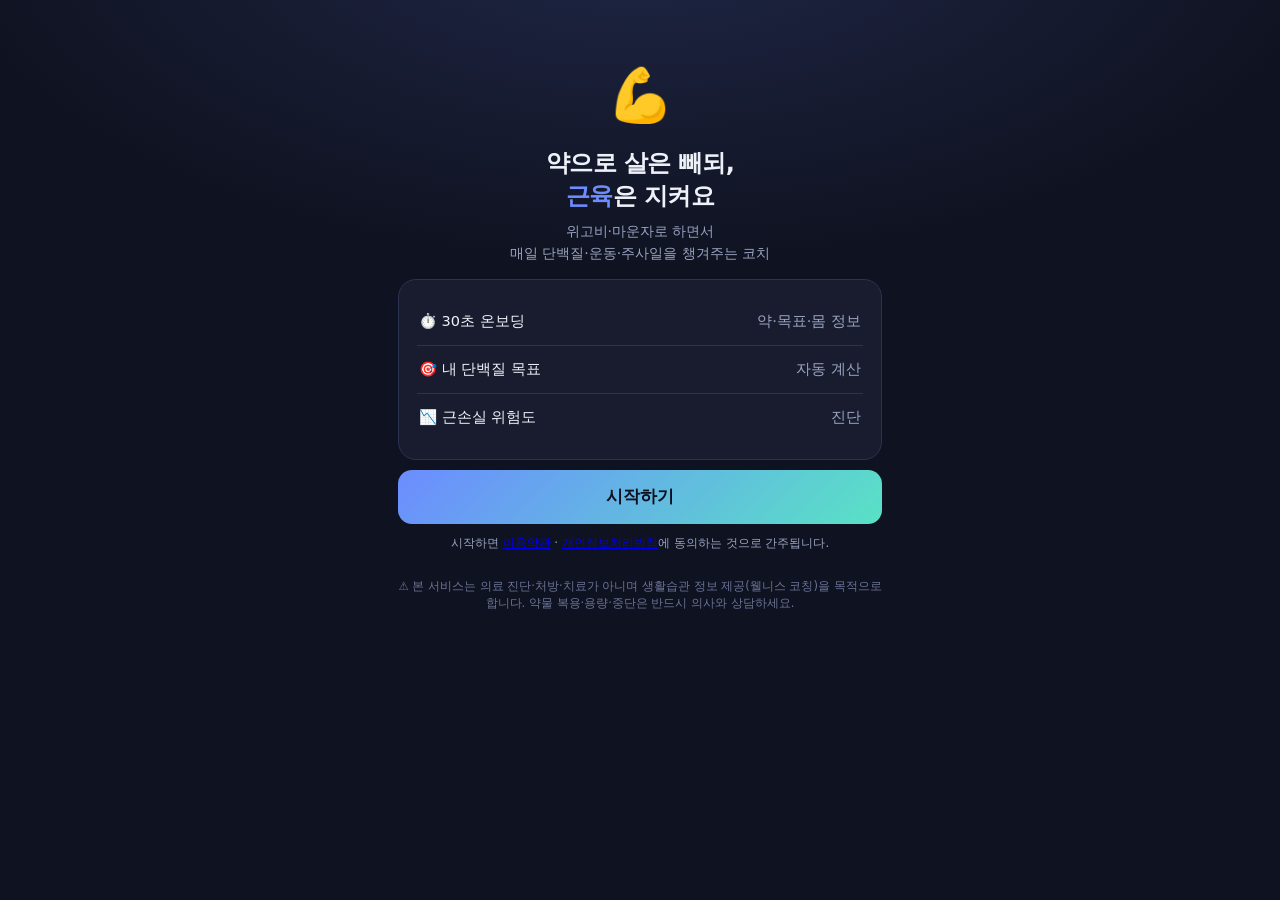
<file: index.html>
<!DOCTYPE html>
<html lang="ko">
<head>
<meta charset="UTF-8" />
<meta name="viewport" content="width=device-width, initial-scale=1.0, viewport-fit=cover, maximum-scale=1" />
<title>머슬킵 · 근육 지키며 감량</title>
<meta name="description" content="GLP-1(위고비·마운자로) 복용 중 근육을 지키며 감량하도록 매일 단백질·운동·주사일을 챙겨주는 코치." />
<meta name="theme-color" content="#0f1220" />
<link rel="manifest" href="manifest.webmanifest" />
<link rel="apple-touch-icon" href="icon.svg" />
<link rel="stylesheet" href="styles.css" />
</head>
<body>
  <div id="app"><!-- JS가 화면을 렌더링 --></div>
  <script src="app.js"></script>
</body>
</html>
</file>
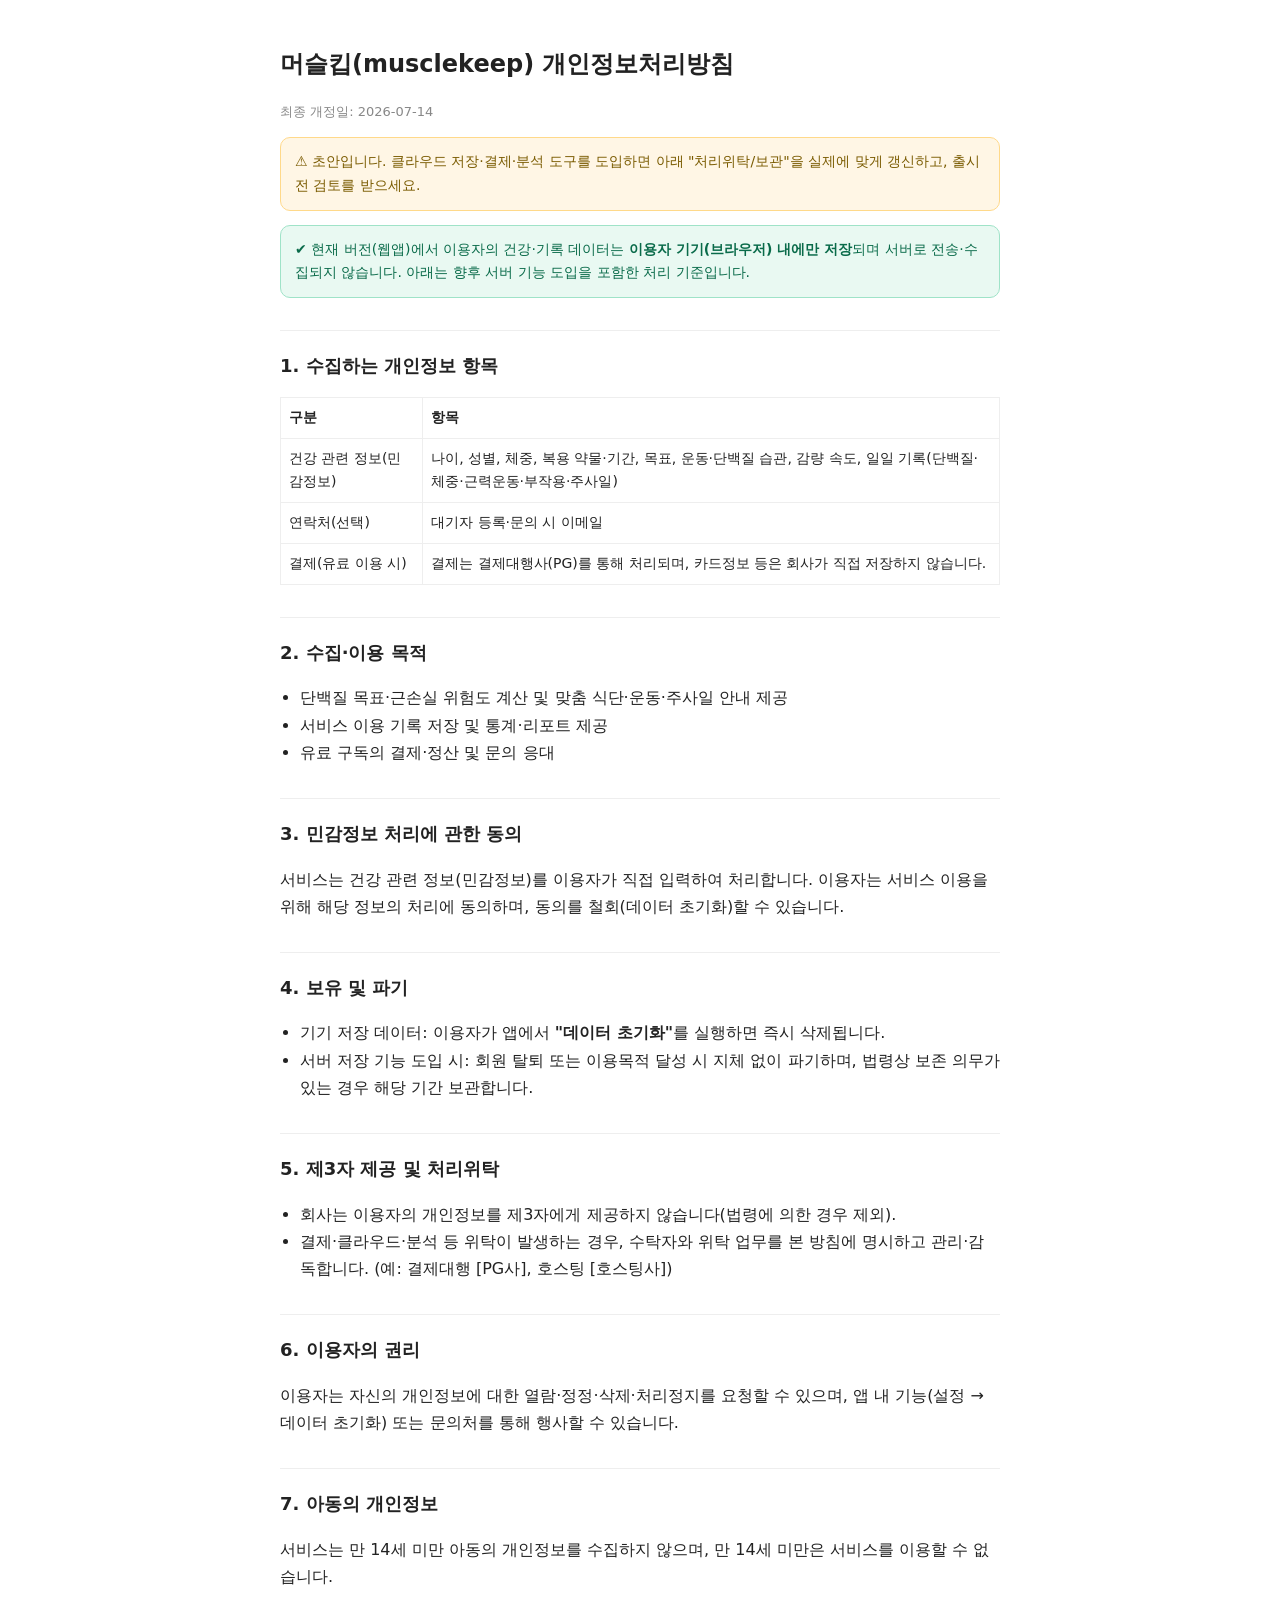
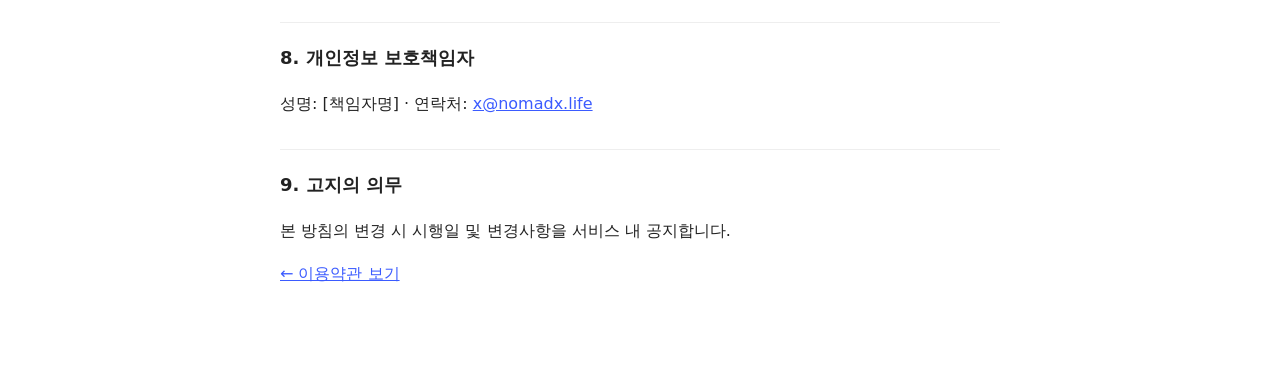
<file: privacy.html>
<!DOCTYPE html>
<html lang="ko"><head><meta charset="UTF-8"/>
<meta name="viewport" content="width=device-width, initial-scale=1.0"/>
<title>머슬킵 개인정보처리방침</title>
<style>
body{font-family:-apple-system,BlinkMacSystemFont,"Apple SD Gothic Neo","Malgun Gothic",system-ui,sans-serif;
  max-width:720px;margin:0 auto;padding:28px 20px 80px;line-height:1.7;color:#222;background:#fff}
h1{font-size:24px} h2{font-size:18px;margin-top:32px;border-top:1px solid #eee;padding-top:20px}
.note{background:#fff6e5;border:1px solid #ffd98a;border-radius:10px;padding:12px 14px;font-size:14px;color:#7a5b00}
.ok{background:#e9f9f2;border:1px solid #9fe3c8;border-radius:10px;padding:12px 14px;font-size:14px;color:#0a6b4a}
.muted{color:#888;font-size:13px} a{color:#3b5bff} ul{padding-left:20px}
table{border-collapse:collapse;width:100%;font-size:14px} td,th{border:1px solid #eee;padding:8px;text-align:left}
</style></head><body>
<h1>머슬킵(musclekeep) 개인정보처리방침</h1>
<p class="muted">최종 개정일: 2026-07-14</p>
<p class="note">⚠️ 초안입니다. 클라우드 저장·결제·분석 도구를 도입하면 아래 "처리위탁/보관"을 실제에 맞게 갱신하고, 출시 전 검토를 받으세요.</p>

<p class="ok">✔ 현재 버전(웹앱)에서 이용자의 건강·기록 데이터는 <b>이용자 기기(브라우저) 내에만 저장</b>되며 서버로 전송·수집되지 않습니다. 아래는 향후 서버 기능 도입을 포함한 처리 기준입니다.</p>

<h2>1. 수집하는 개인정보 항목</h2>
<table>
<tr><th>구분</th><th>항목</th></tr>
<tr><td>건강 관련 정보(민감정보)</td><td>나이, 성별, 체중, 복용 약물·기간, 목표, 운동·단백질 습관, 감량 속도, 일일 기록(단백질·체중·근력운동·부작용·주사일)</td></tr>
<tr><td>연락처(선택)</td><td>대기자 등록·문의 시 이메일</td></tr>
<tr><td>결제(유료 이용 시)</td><td>결제는 결제대행사(PG)를 통해 처리되며, 카드정보 등은 회사가 직접 저장하지 않습니다.</td></tr>
</table>

<h2>2. 수집·이용 목적</h2>
<ul>
<li>단백질 목표·근손실 위험도 계산 및 맞춤 식단·운동·주사일 안내 제공</li>
<li>서비스 이용 기록 저장 및 통계·리포트 제공</li>
<li>유료 구독의 결제·정산 및 문의 응대</li>
</ul>

<h2>3. 민감정보 처리에 관한 동의</h2>
<p>서비스는 건강 관련 정보(민감정보)를 이용자가 직접 입력하여 처리합니다. 이용자는 서비스 이용을 위해 해당 정보의 처리에 동의하며, 동의를 철회(데이터 초기화)할 수 있습니다.</p>

<h2>4. 보유 및 파기</h2>
<ul>
<li>기기 저장 데이터: 이용자가 앱에서 <b>"데이터 초기화"</b>를 실행하면 즉시 삭제됩니다.</li>
<li>서버 저장 기능 도입 시: 회원 탈퇴 또는 이용목적 달성 시 지체 없이 파기하며, 법령상 보존 의무가 있는 경우 해당 기간 보관합니다.</li>
</ul>

<h2>5. 제3자 제공 및 처리위탁</h2>
<ul>
<li>회사는 이용자의 개인정보를 제3자에게 제공하지 않습니다(법령에 의한 경우 제외).</li>
<li>결제·클라우드·분석 등 위탁이 발생하는 경우, 수탁자와 위탁 업무를 본 방침에 명시하고 관리·감독합니다. (예: 결제대행 [PG사], 호스팅 [호스팅사])</li>
</ul>

<h2>6. 이용자의 권리</h2>
<p>이용자는 자신의 개인정보에 대한 열람·정정·삭제·처리정지를 요청할 수 있으며, 앱 내 기능(설정 → 데이터 초기화) 또는 문의처를 통해 행사할 수 있습니다.</p>

<h2>7. 아동의 개인정보</h2>
<p>서비스는 만 14세 미만 아동의 개인정보를 수집하지 않으며, 만 14세 미만은 서비스를 이용할 수 없습니다.</p>

<h2>8. 개인정보 보호책임자</h2>
<p>성명: [책임자명] · 연락처: <a href="mailto:x@nomadx.life">x@nomadx.life</a></p>

<h2>9. 고지의 의무</h2>
<p>본 방침의 변경 시 시행일 및 변경사항을 서비스 내 공지합니다.</p>
<p><a href="terms.html">← 이용약관 보기</a></p>
</body></html>
</file>
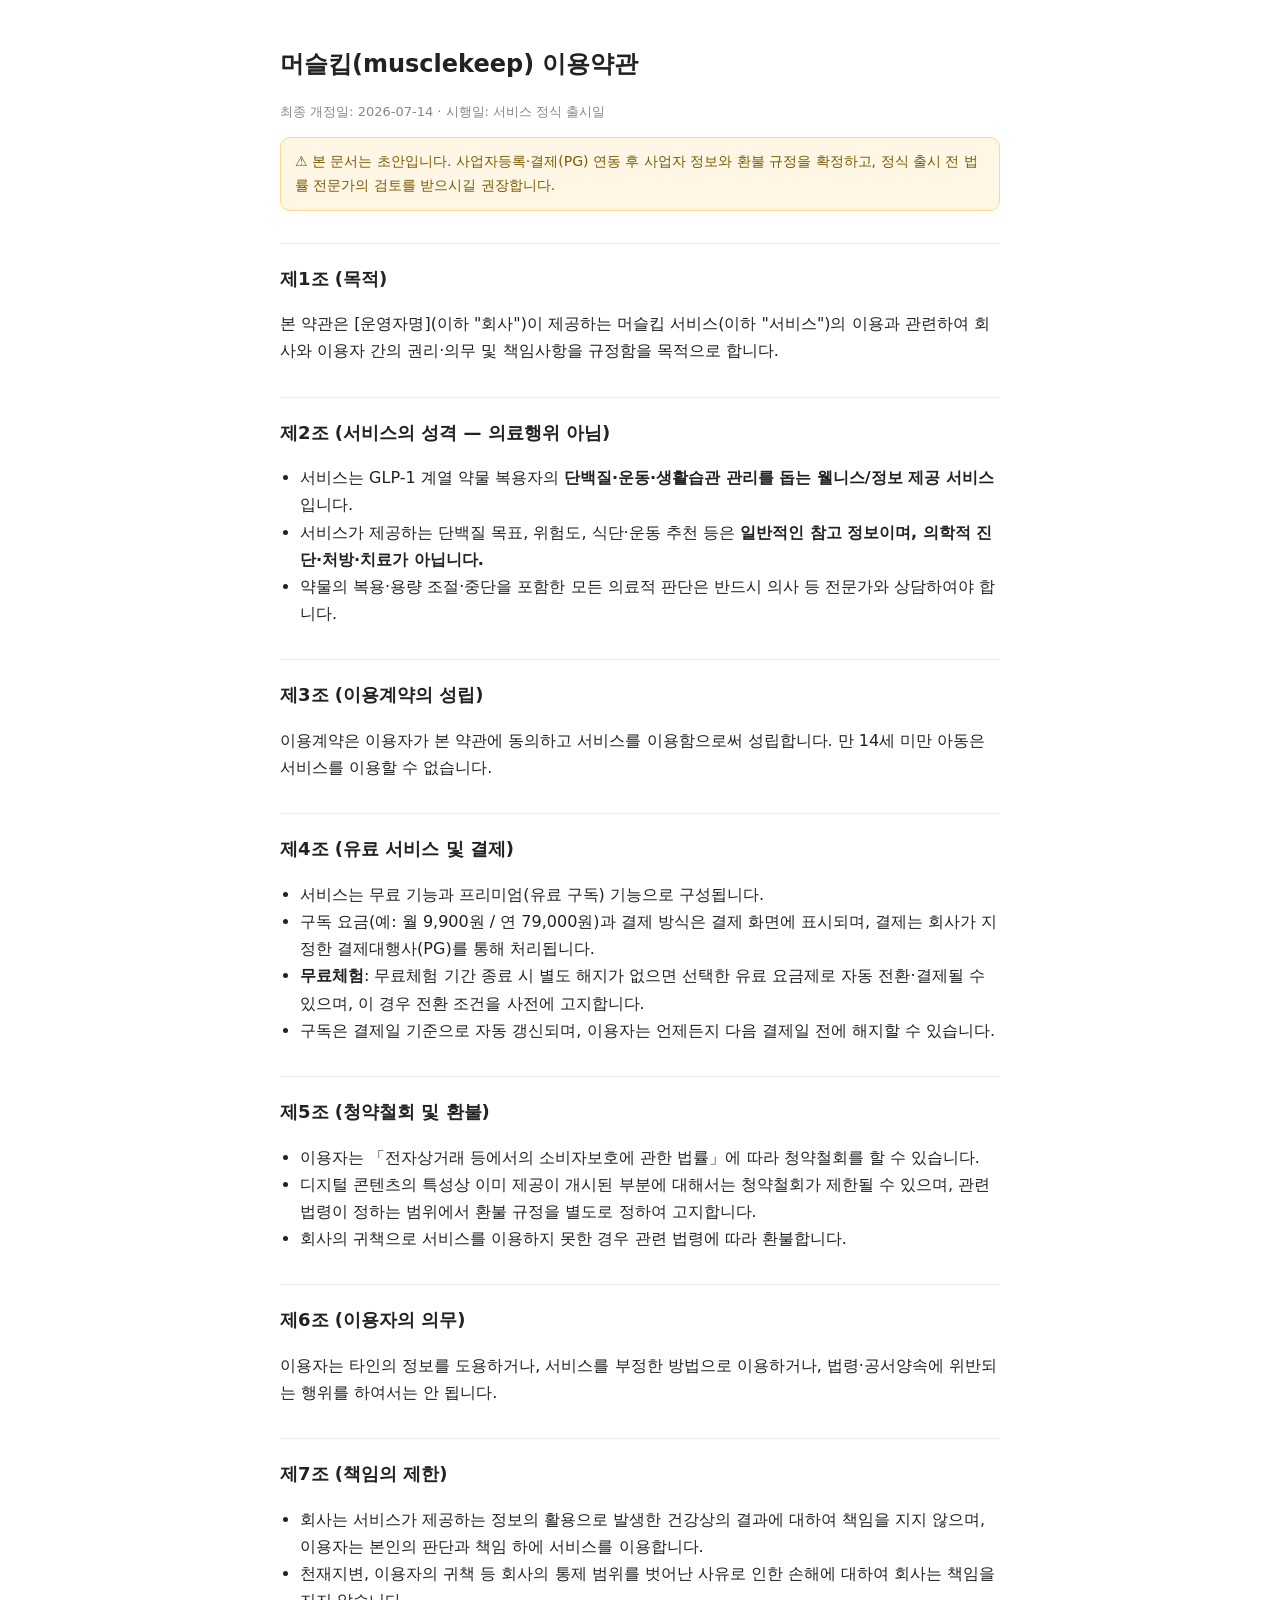
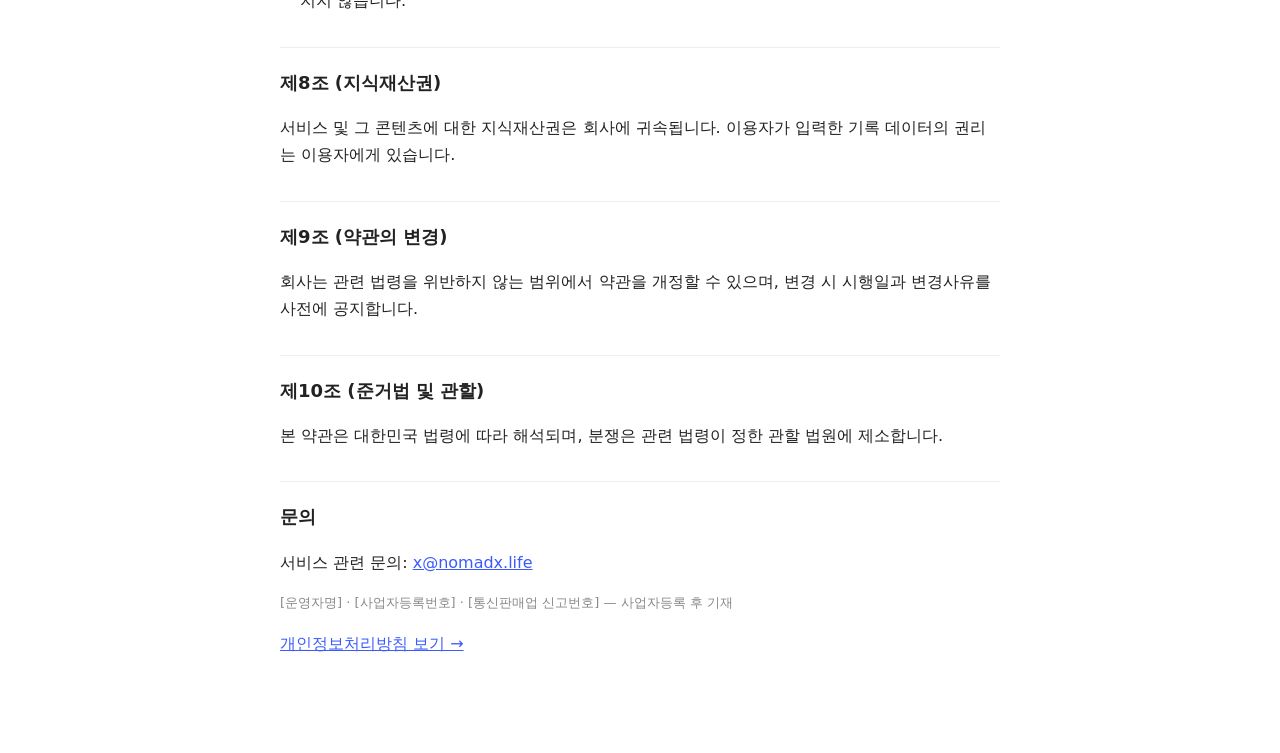
<file: terms.html>
<!DOCTYPE html>
<html lang="ko"><head><meta charset="UTF-8"/>
<meta name="viewport" content="width=device-width, initial-scale=1.0"/>
<title>머슬킵 이용약관</title>
<style>
body{font-family:-apple-system,BlinkMacSystemFont,"Apple SD Gothic Neo","Malgun Gothic",system-ui,sans-serif;
  max-width:720px;margin:0 auto;padding:28px 20px 80px;line-height:1.7;color:#222;background:#fff}
h1{font-size:24px} h2{font-size:18px;margin-top:32px;border-top:1px solid #eee;padding-top:20px}
.note{background:#fff6e5;border:1px solid #ffd98a;border-radius:10px;padding:12px 14px;font-size:14px;color:#7a5b00}
.muted{color:#888;font-size:13px} a{color:#3b5bff}
ul{padding-left:20px}
</style></head><body>
<h1>머슬킵(musclekeep) 이용약관</h1>
<p class="muted">최종 개정일: 2026-07-14 · 시행일: 서비스 정식 출시일</p>
<p class="note">⚠️ 본 문서는 초안입니다. 사업자등록·결제(PG) 연동 후 사업자 정보와 환불 규정을 확정하고, 정식 출시 전 법률 전문가의 검토를 받으시길 권장합니다.</p>

<h2>제1조 (목적)</h2>
<p>본 약관은 [운영자명](이하 "회사")이 제공하는 머슬킵 서비스(이하 "서비스")의 이용과 관련하여 회사와 이용자 간의 권리·의무 및 책임사항을 규정함을 목적으로 합니다.</p>

<h2>제2조 (서비스의 성격 — 의료행위 아님)</h2>
<ul>
<li>서비스는 GLP-1 계열 약물 복용자의 <b>단백질·운동·생활습관 관리를 돕는 웰니스/정보 제공 서비스</b>입니다.</li>
<li>서비스가 제공하는 단백질 목표, 위험도, 식단·운동 추천 등은 <b>일반적인 참고 정보이며, 의학적 진단·처방·치료가 아닙니다.</b></li>
<li>약물의 복용·용량 조절·중단을 포함한 모든 의료적 판단은 반드시 의사 등 전문가와 상담하여야 합니다.</li>
</ul>

<h2>제3조 (이용계약의 성립)</h2>
<p>이용계약은 이용자가 본 약관에 동의하고 서비스를 이용함으로써 성립합니다. 만 14세 미만 아동은 서비스를 이용할 수 없습니다.</p>

<h2>제4조 (유료 서비스 및 결제)</h2>
<ul>
<li>서비스는 무료 기능과 프리미엄(유료 구독) 기능으로 구성됩니다.</li>
<li>구독 요금(예: 월 9,900원 / 연 79,000원)과 결제 방식은 결제 화면에 표시되며, 결제는 회사가 지정한 결제대행사(PG)를 통해 처리됩니다.</li>
<li><b>무료체험</b>: 무료체험 기간 종료 시 별도 해지가 없으면 선택한 유료 요금제로 자동 전환·결제될 수 있으며, 이 경우 전환 조건을 사전에 고지합니다.</li>
<li>구독은 결제일 기준으로 자동 갱신되며, 이용자는 언제든지 다음 결제일 전에 해지할 수 있습니다.</li>
</ul>

<h2>제5조 (청약철회 및 환불)</h2>
<ul>
<li>이용자는 「전자상거래 등에서의 소비자보호에 관한 법률」에 따라 청약철회를 할 수 있습니다.</li>
<li>디지털 콘텐츠의 특성상 이미 제공이 개시된 부분에 대해서는 청약철회가 제한될 수 있으며, 관련 법령이 정하는 범위에서 환불 규정을 별도로 정하여 고지합니다.</li>
<li>회사의 귀책으로 서비스를 이용하지 못한 경우 관련 법령에 따라 환불합니다.</li>
</ul>

<h2>제6조 (이용자의 의무)</h2>
<p>이용자는 타인의 정보를 도용하거나, 서비스를 부정한 방법으로 이용하거나, 법령·공서양속에 위반되는 행위를 하여서는 안 됩니다.</p>

<h2>제7조 (책임의 제한)</h2>
<ul>
<li>회사는 서비스가 제공하는 정보의 활용으로 발생한 건강상의 결과에 대하여 책임을 지지 않으며, 이용자는 본인의 판단과 책임 하에 서비스를 이용합니다.</li>
<li>천재지변, 이용자의 귀책 등 회사의 통제 범위를 벗어난 사유로 인한 손해에 대하여 회사는 책임을 지지 않습니다.</li>
</ul>

<h2>제8조 (지식재산권)</h2>
<p>서비스 및 그 콘텐츠에 대한 지식재산권은 회사에 귀속됩니다. 이용자가 입력한 기록 데이터의 권리는 이용자에게 있습니다.</p>

<h2>제9조 (약관의 변경)</h2>
<p>회사는 관련 법령을 위반하지 않는 범위에서 약관을 개정할 수 있으며, 변경 시 시행일과 변경사유를 사전에 공지합니다.</p>

<h2>제10조 (준거법 및 관할)</h2>
<p>본 약관은 대한민국 법령에 따라 해석되며, 분쟁은 관련 법령이 정한 관할 법원에 제소합니다.</p>

<h2>문의</h2>
<p>서비스 관련 문의: <a href="mailto:x@nomadx.life">x@nomadx.life</a></p>
<p class="muted">[운영자명] · [사업자등록번호] · [통신판매업 신고번호] — 사업자등록 후 기재</p>
<p><a href="privacy.html">개인정보처리방침 보기 →</a></p>
</body></html>
</file>
<file: styles.css>
:root{
  --bg:#0f1220; --card:#181c2e; --card2:#20263f; --line:#2b3350;
  --text:#eef1f8; --muted:#9aa3c0; --accent:#6c8cff; --accent2:#59e2c5;
  --low:#59e2c5; --mid:#ffcc66; --high:#ff7a8a;
  --radius:18px; --tabbar-h:64px;
}
*{box-sizing:border-box;-webkit-tap-highlight-color:transparent}
html,body{margin:0;padding:0;height:100%}
body{
  font-family:-apple-system,BlinkMacSystemFont,"Apple SD Gothic Neo","Pretendard","Malgun Gothic",system-ui,sans-serif;
  background:radial-gradient(1200px 600px at 50% -10%,rgba(108,140,255,.18) 0,transparent 60%),var(--bg);
  color:var(--text);line-height:1.6;-webkit-font-smoothing:antialiased;
  min-height:100%;
}
#app{max-width:520px;margin:0 auto;min-height:100vh}
.screen{padding:24px 18px calc(24px + env(safe-area-inset-bottom));animation:fade .25s ease}
.screen.has-tabs{padding-bottom:calc(var(--tabbar-h) + 24px + env(safe-area-inset-bottom))}
@keyframes fade{from{opacity:0;transform:translateY(6px)}to{opacity:1;transform:none}}

/* typography */
h1{font-size:24px;line-height:1.35;margin:6px 0 8px;font-weight:800;letter-spacing:-.5px}
h2{font-size:19px;font-weight:800;letter-spacing:-.4px;margin:0 0 4px}
.hl{color:var(--accent)} .sub{color:var(--muted);font-size:14px;margin:0}
.muted{color:var(--muted)}

/* buttons */
.btn{display:block;width:100%;border:none;border-radius:14px;padding:16px;font-size:16.5px;
  font-weight:800;color:#0b1020;cursor:pointer;margin-top:10px;
  background:linear-gradient(135deg,var(--accent),var(--accent2));transition:.15s;letter-spacing:-.2px}
.btn:active{transform:translateY(1px)}
.btn:disabled{opacity:.4;cursor:default}
.btn.secondary{background:var(--card2);color:var(--text);border:1px solid var(--line)}
.btn.ghost{background:transparent;color:var(--muted);border:1px solid var(--line);font-weight:600}

/* cards */
.card{background:var(--card);border:1px solid var(--line);border-radius:var(--radius);padding:18px;margin-top:14px}
.card.tap{cursor:pointer;transition:.15s} .card.tap:active{transform:scale(.99)}

/* option chips (onboarding) */
.opts{display:grid;gap:8px;margin-top:6px}
.opts.grid2{grid-template-columns:1fr 1fr}
.opt{position:relative}
.opt input{position:absolute;opacity:0;pointer-events:none}
.opt span{display:block;text-align:center;padding:14px 10px;border:1px solid var(--line);border-radius:12px;
  background:var(--card2);cursor:pointer;font-size:15px;font-weight:600;transition:.15s;user-select:none}
.opt input:checked + span{border-color:var(--accent);background:rgba(108,140,255,.16);color:#fff;box-shadow:0 0 0 1px var(--accent) inset}
.opt span:active{transform:scale(.98)}

/* number inputs */
.row{display:flex;gap:10px;margin-top:6px}
.num{flex:1}
.num input{width:100%;background:var(--card2);border:1px solid var(--line);border-radius:12px;color:#fff;
  font-size:16px;padding:14px;font-weight:600}
.num input:focus{outline:none;border-color:var(--accent)}
.num input::placeholder{color:#5c6486}

/* stepper */
.progress{height:6px;border-radius:999px;background:var(--card2);overflow:hidden;margin:2px 2px 20px}
.progress > i{display:block;height:100%;background:linear-gradient(90deg,var(--accent),var(--accent2));
  border-radius:999px;transition:width .3s ease}
.step-count{font-size:12.5px;color:var(--muted);font-weight:700;letter-spacing:.3px;margin-bottom:8px}
.q-title{font-size:20px;font-weight:800;letter-spacing:-.4px;margin:0 0 16px}
.q-hint{color:var(--muted);font-weight:400;font-size:13.5px}
.nav-row{display:flex;gap:10px;margin-top:18px}
.nav-row .btn{margin-top:0}
.nav-row .btn.back{flex:0 0 84px}

/* home */
.greet{font-size:14px;color:var(--muted);margin:0}
.hero-protein{text-align:center;padding:20px 16px}
.hero-protein .big{font-size:46px;font-weight:900;color:var(--accent2);letter-spacing:-1px;line-height:1}
.hero-protein .unit{font-size:22px}
.hero-protein .lbl{font-size:13px;color:var(--muted);margin-top:6px}
.hero-protein .prog{height:9px;border-radius:999px;background:var(--card2);border:1px solid var(--line);
  overflow:hidden;margin:16px 4px 6px}
.hero-protein .prog > i{display:block;height:100%;background:linear-gradient(90deg,var(--accent),var(--accent2));width:0}
.badge{display:inline-flex;align-items:center;gap:6px;font-size:12.5px;font-weight:700;border-radius:999px;
  padding:5px 12px;border:1px solid var(--line)}
.badge.low{color:var(--low)} .badge.mid{color:var(--mid)} .badge.high{color:var(--high)}
.stat-row{display:flex;gap:10px;margin-top:14px}
.stat{flex:1;background:var(--card);border:1px solid var(--line);border-radius:14px;padding:14px;text-align:center}
.stat .v{font-size:20px;font-weight:900;letter-spacing:-.4px}
.stat .k{font-size:12px;color:var(--muted);margin-top:2px}
.list{margin:10px 0 0;padding:0;list-style:none}
.list li{background:var(--card2);border:1px solid var(--line);border-radius:12px;padding:12px 14px;margin-bottom:8px;
  font-size:14px;display:flex;gap:10px;align-items:flex-start}
.list li .n{color:var(--accent);font-weight:800;flex:0 0 auto}
.soon{opacity:.55}
.pill-soon{font-size:11px;font-weight:700;color:var(--mid);border:1px solid var(--line);border-radius:999px;padding:2px 8px;margin-left:8px}

.section-title{font-size:13px;font-weight:800;color:var(--muted);letter-spacing:.3px;margin:22px 2px 2px;text-transform:none}
.kv{display:flex;justify-content:space-between;padding:12px 2px;border-bottom:1px solid var(--line);font-size:14.5px}
.kv:last-child{border-bottom:none}
.kv .k{color:var(--muted)}

/* tab bar */
.tabbar{position:fixed;left:0;right:0;bottom:0;height:calc(var(--tabbar-h) + env(safe-area-inset-bottom));
  padding-bottom:env(safe-area-inset-bottom);
  background:rgba(15,18,32,.92);backdrop-filter:blur(12px);border-top:1px solid var(--line);
  display:flex;max-width:520px;margin:0 auto}
.tabbar button{flex:1;background:none;border:none;color:var(--muted);font-size:11px;font-weight:700;
  display:flex;flex-direction:column;align-items:center;justify-content:center;gap:3px;cursor:pointer;padding:8px 0}
.tabbar button.active{color:var(--accent)}
.tabbar .ic{font-size:20px;line-height:1}

/* quick-add chips */
.quick{display:flex;flex-wrap:wrap;gap:7px;justify-content:center;margin-top:16px}
.chip{background:var(--card2);border:1px solid var(--line);color:var(--text);border-radius:999px;
  padding:9px 13px;font-size:13px;font-weight:700;cursor:pointer;transition:.12s}
.chip:active{transform:scale(.96)}
.chip.alt{color:var(--accent);border-color:var(--accent)}
.chip.sel{background:rgba(255,122,138,.16);border-color:var(--high);color:var(--high)}
.chips{display:flex;flex-wrap:wrap;gap:8px}
/* protein entries list */
.entries{list-style:none;margin:14px 0 0;padding:0}
.entries li{display:flex;justify-content:space-between;align-items:center;padding:11px 0;border-bottom:1px solid var(--line);font-size:14px}
.entries li:last-child{border-bottom:none}
.entries .del{background:none;border:none;color:var(--muted);font-size:15px;cursor:pointer;padding:4px 8px}
.entries .del:active{color:var(--high)}
/* toggle */
.toggle{background:var(--card2);border:1px solid var(--line);color:var(--muted);border-radius:999px;
  padding:9px 16px;font-size:14px;font-weight:700;cursor:pointer;transition:.12s}
.toggle.on{background:rgba(89,226,197,.16);border-color:var(--accent2);color:var(--accent2)}
.toggle:active{transform:scale(.97)}
/* 루틴 탭 (Week 3) */
.rec{display:flex;justify-content:space-between;align-items:center;padding:11px 0;border-bottom:1px solid var(--line);font-size:14.5px}
.rec .p{color:var(--accent2);font-weight:800;margin-left:4px}
.combo{background:var(--card2);border:1px solid var(--line);border-radius:12px;padding:12px 14px;margin-top:14px;font-size:14px}
.combo .k{font-size:12px;color:var(--muted);font-weight:700;margin-bottom:4px}
.combo .p{color:var(--accent2);font-weight:800}
.routine{list-style:none;counter-reset:ex;margin:4px 0 14px;padding:0}
.routine li{background:var(--card2);border:1px solid var(--line);border-radius:12px;padding:12px 14px;margin-bottom:8px}
.routine li .ex-top{display:flex;justify-content:space-between;align-items:baseline}
.routine li .ex-top b{font-size:15px}
.routine li .sr{color:var(--accent);font-weight:700;font-size:13px}
.routine li .tip{color:var(--muted);font-size:12.5px;margin-top:4px}
/* 주사일 카드 (Week 4) */
.inj .inj-today{font-size:16px;font-weight:800;color:var(--accent2);text-align:center;padding:10px 0 6px}
.inj .inj-next{display:flex;justify-content:space-between;align-items:center;margin-top:12px;font-size:15px}
.inj .dday{font-weight:900;color:var(--accent);background:var(--card2);border:1px solid var(--line);border-radius:999px;padding:5px 13px;font-size:14px}
.inj .inj-actions{display:flex;gap:8px;margin-top:14px}
.inj .inj-actions .chip{flex:1;text-align:center}
.chip.sel-on{background:rgba(89,226,197,.16);border-color:var(--accent2);color:var(--accent2)}
.num input[type=time]{color:#fff}
/* 구독/프리미엄 (Week 6) */
.banner{display:flex;justify-content:space-between;align-items:center;
  background:linear-gradient(135deg,rgba(108,140,255,.18),rgba(89,226,197,.12));border-color:var(--accent);
  cursor:pointer;font-weight:700;font-size:14px}
.banner .arrow{color:var(--accent);font-size:20px}
.trial-note{text-align:center;font-size:13px;font-weight:700;color:var(--accent2);border:1px solid var(--line);
  border-radius:12px;padding:10px;margin-top:14px;cursor:pointer;background:var(--card2)}
.paywall{text-align:center;padding:28px 18px}
.paywall .lock{font-size:38px;margin-bottom:6px}
.benefit{display:flex;gap:12px;align-items:flex-start;padding:11px 0;border-bottom:1px solid var(--line)}
.benefit:last-child{border-bottom:none}
.benefit .bi{font-size:22px;flex:0 0 auto}
.benefit b{font-size:15px}
.plans{display:flex;flex-direction:column;gap:10px;margin-top:16px}
.plan input{position:absolute;opacity:0;pointer-events:none}
.plan span{display:block;border:1px solid var(--line);border-radius:14px;padding:14px 16px;background:var(--card2);cursor:pointer;transition:.15s}
.plan input:checked + span{border-color:var(--accent);box-shadow:0 0 0 1px var(--accent) inset;background:rgba(108,140,255,.12)}
.plan .save{color:#0b1020;background:var(--accent2);border-radius:999px;padding:2px 8px;font-size:11px;font-weight:800;font-style:normal;margin-left:6px}
/* 쿠팡 추천 제품 */
.coupang{margin-top:14px;border-top:1px solid var(--line);padding-top:12px}
.coupang .k{font-size:12px;color:var(--muted);font-weight:700;margin-bottom:8px}
.cp-list{display:flex;flex-wrap:wrap;gap:7px}
.cp{background:var(--card2);border:1px solid var(--line);border-radius:999px;padding:8px 13px;font-size:13px;font-weight:700;color:var(--accent);text-decoration:none}
.cp-notice{font-size:10.5px;color:#6b7396;margin-top:10px}
.disclaimer{font-size:11.5px;color:#6b7396;text-align:center;margin-top:24px;line-height:1.55}
.center{text-align:center}
.logo{font-size:15px;font-weight:900;letter-spacing:-.3px}
.logo .dot{color:var(--accent2)}
.hero-emoji{font-size:52px;text-align:center;margin:30px 0 10px}
</file>
